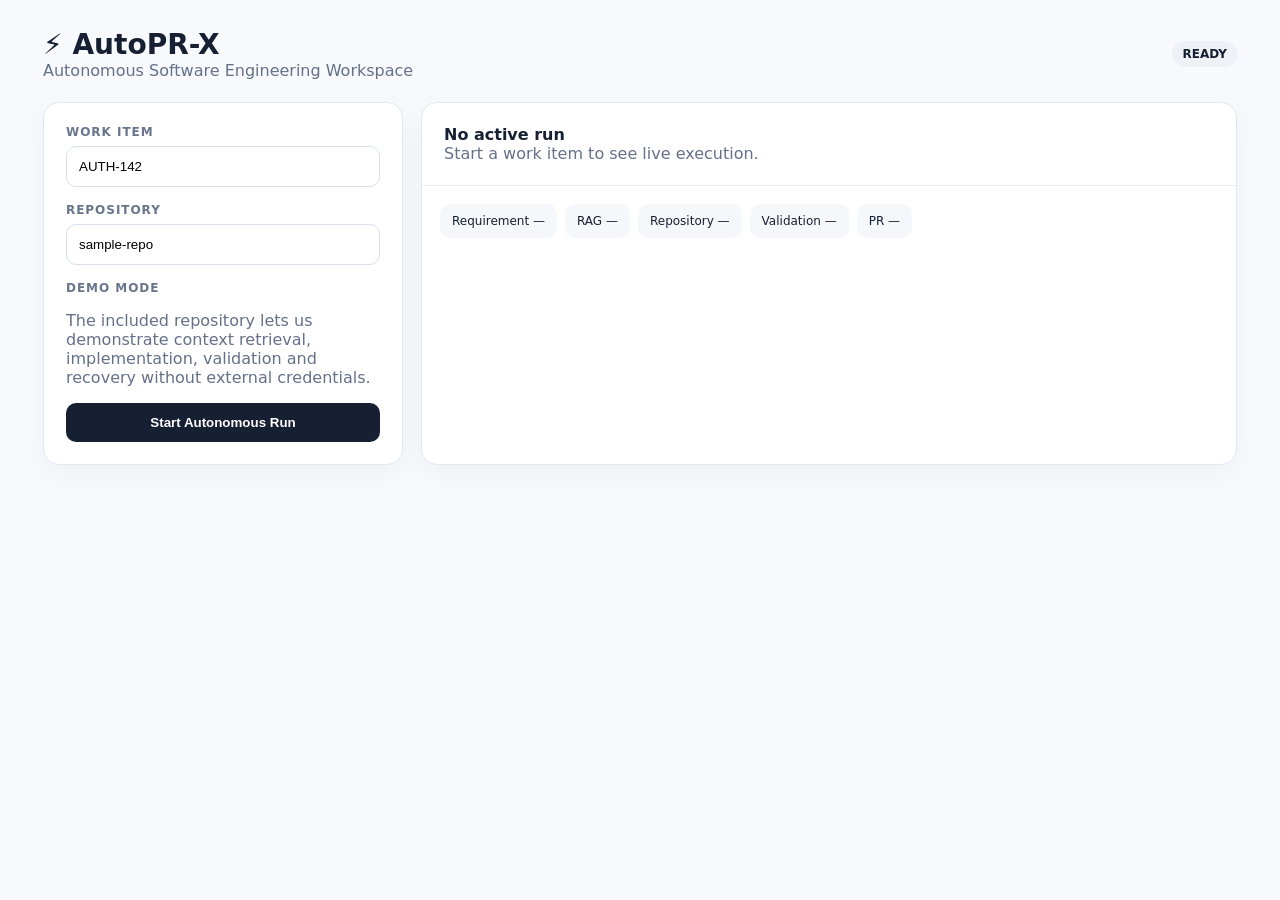
<file: static/index.html>
<!doctype html>
<html><head><meta charset="utf-8"><meta name="viewport" content="width=device-width,initial-scale=1"><title>AutoPR-X</title>
<style>
:root{font-family:Inter,system-ui,-apple-system,Segoe UI,sans-serif;color:#172033;background:#f7f9fc}*{box-sizing:border-box}body{margin:0}.app{max-width:1250px;margin:auto;padding:28px}.top{display:flex;justify-content:space-between;align-items:center;margin-bottom:22px}.brand{font-size:28px;font-weight:800}.sub{color:#657089}.grid{display:grid;grid-template-columns:360px 1fr;gap:18px}.card{background:#fff;border:1px solid #e3e8f0;border-radius:16px;box-shadow:0 8px 30px #1720330a}.control{padding:22px}.label{font-size:12px;font-weight:700;color:#68758b;text-transform:uppercase;letter-spacing:.08em}.input{width:100%;padding:12px;margin:7px 0 16px;border:1px solid #d8dfeb;border-radius:10px}.button{border:0;border-radius:10px;padding:12px 16px;font-weight:700;cursor:pointer}.primary{background:#172033;color:white;width:100%}.approve{background:#16875a;color:white}.reject{background:#f0f2f5}.hero{padding:22px;border-bottom:1px solid #e7ebf2}.status{display:inline-flex;padding:6px 10px;border-radius:999px;background:#eef2f7;font-size:12px;font-weight:700}.timeline{padding:18px;max-height:620px;overflow:auto}.event{display:flex;gap:12px;padding:12px 0;border-bottom:1px solid #f0f2f6}.dot{width:9px;height:9px;border-radius:50%;background:#3478f6;margin-top:6px;flex:none}.agent{font-size:12px;color:#526078;font-weight:700}.msg{margin-top:3px}.pre{white-space:pre-wrap;font:12px ui-monospace,SFMono-Regular,Menlo,monospace;background:#f6f8fb;padding:10px;border-radius:8px;margin-top:8px}.approval{padding:18px;background:#fff8e8;border-top:1px solid #f0dfae;display:none}.actions{display:flex;gap:10px;margin-top:12px}.metrics{display:flex;gap:8px;flex-wrap:wrap;padding:18px}.metric{padding:10px 12px;background:#f5f7fa;border-radius:10px;font-size:12px}.success{background:#e9f8f0}.danger{background:#fff0f0}@media(max-width:800px){.grid{grid-template-columns:1fr}.app{padding:14px}}
</style></head>
<body><div class="app"><div class="top"><div><div class="brand">⚡ AutoPR-X</div><div class="sub">Autonomous Software Engineering Workspace</div></div><span class="status" id="status">READY</span></div>
<div class="grid"><div class="card control"><div class="label">Work Item</div><input class="input" id="work" value="AUTH-142"><div class="label">Repository</div><input class="input" id="repo" value="sample-repo"><div class="label">Demo mode</div><p class="sub">The included repository lets us demonstrate context retrieval, implementation, validation and recovery without external credentials.</p><button class="button primary" onclick="start()">Start Autonomous Run</button></div>
<div class="card"><div class="hero"><b id="runTitle">No active run</b><div class="sub" id="runSub">Start a work item to see live execution.</div></div><div class="metrics"><div class="metric" id="m1">Requirement —</div><div class="metric" id="m2">RAG —</div><div class="metric" id="m3">Repository —</div><div class="metric" id="m4">Validation —</div><div class="metric" id="m5">PR —</div></div><div class="timeline" id="timeline"></div><div class="approval" id="approval"><b>Human approval required</b><div class="sub">Review the implementation plan before code changes.</div><div class="actions"><button class="button approve" onclick="decision(true)">Approve & Continue</button><button class="button reject" onclick="decision(false)">Reject</button></div></div></div></div></div>
<script>
let runId=null, es=null;const $=id=>document.getElementById(id);function add(e){let d=document.createElement('div');d.className='event';d.innerHTML=`<div class="dot"></div><div><div class="agent">${e.agent||'system'} · ${e.event||''}</div><div class="msg">${e.message||''}</div>${e.data&&Object.keys(e.data).length?`<div class="pre">${esc(JSON.stringify(e.data,null,2))}</div>`:''}</div>`;$('timeline').appendChild(d);$('timeline').scrollTop=99999}function esc(s){return s.replaceAll('&','&amp;').replaceAll('<','&lt;').replaceAll('>','&gt;')}function metric(id,t,c){$(id).textContent=t;$(id).className='metric '+(c||'')}async function start(){ $('timeline').innerHTML='';$('approval').style.display='none';$('status').textContent='STARTING';let r=await fetch('/api/runs',{method:'POST',headers:{'Content-Type':'application/json'},body:JSON.stringify({work_item_id:$('work').value,repository:$('repo').value,require_approval:true,inject_failure:true})});let x=await r.json();runId=x.id;$('runTitle').textContent=`Run ${x.id.slice(0,8)}`;$('runSub').textContent=`${x.work_item_id} · ${x.repository}`;es=new EventSource(`/api/runs/${runId}/events`);es.onmessage=ev=>{let e=JSON.parse(ev.data);add(e);$('status').textContent=e.event;if(e.event==='CONTEXT_RETRIEVED')metric('m2','RAG ✓','success');if(e.event==='REPOSITORY_ANALYZED')metric('m3','Repository ✓','success');if(e.event==='ANALYSIS_COMPLETE')metric('m1','Requirement ✓','success');if(e.event==='TESTS_PASSED'||e.event==='VALIDATION_COMPLETE')metric('m4','Validation ✓','success');if(e.event==='TEST_FAILED')metric('m4','Validation ↻','danger');if(e.event==='PR_CREATED')metric('m5','PR ✓','success');if(e.event==='APPROVAL_REQUIRED')$('approval').style.display='block';if(e.event==='RUN_COMPLETED'){$('status').textContent='COMPLETED';es.close()}}}async function decision(approved){$('approval').style.display='none';await fetch(`/api/runs/${runId}/approval`,{method:'POST',headers:{'Content-Type':'application/json'},body:JSON.stringify({approved})})}
</script></body></html>
</file>
